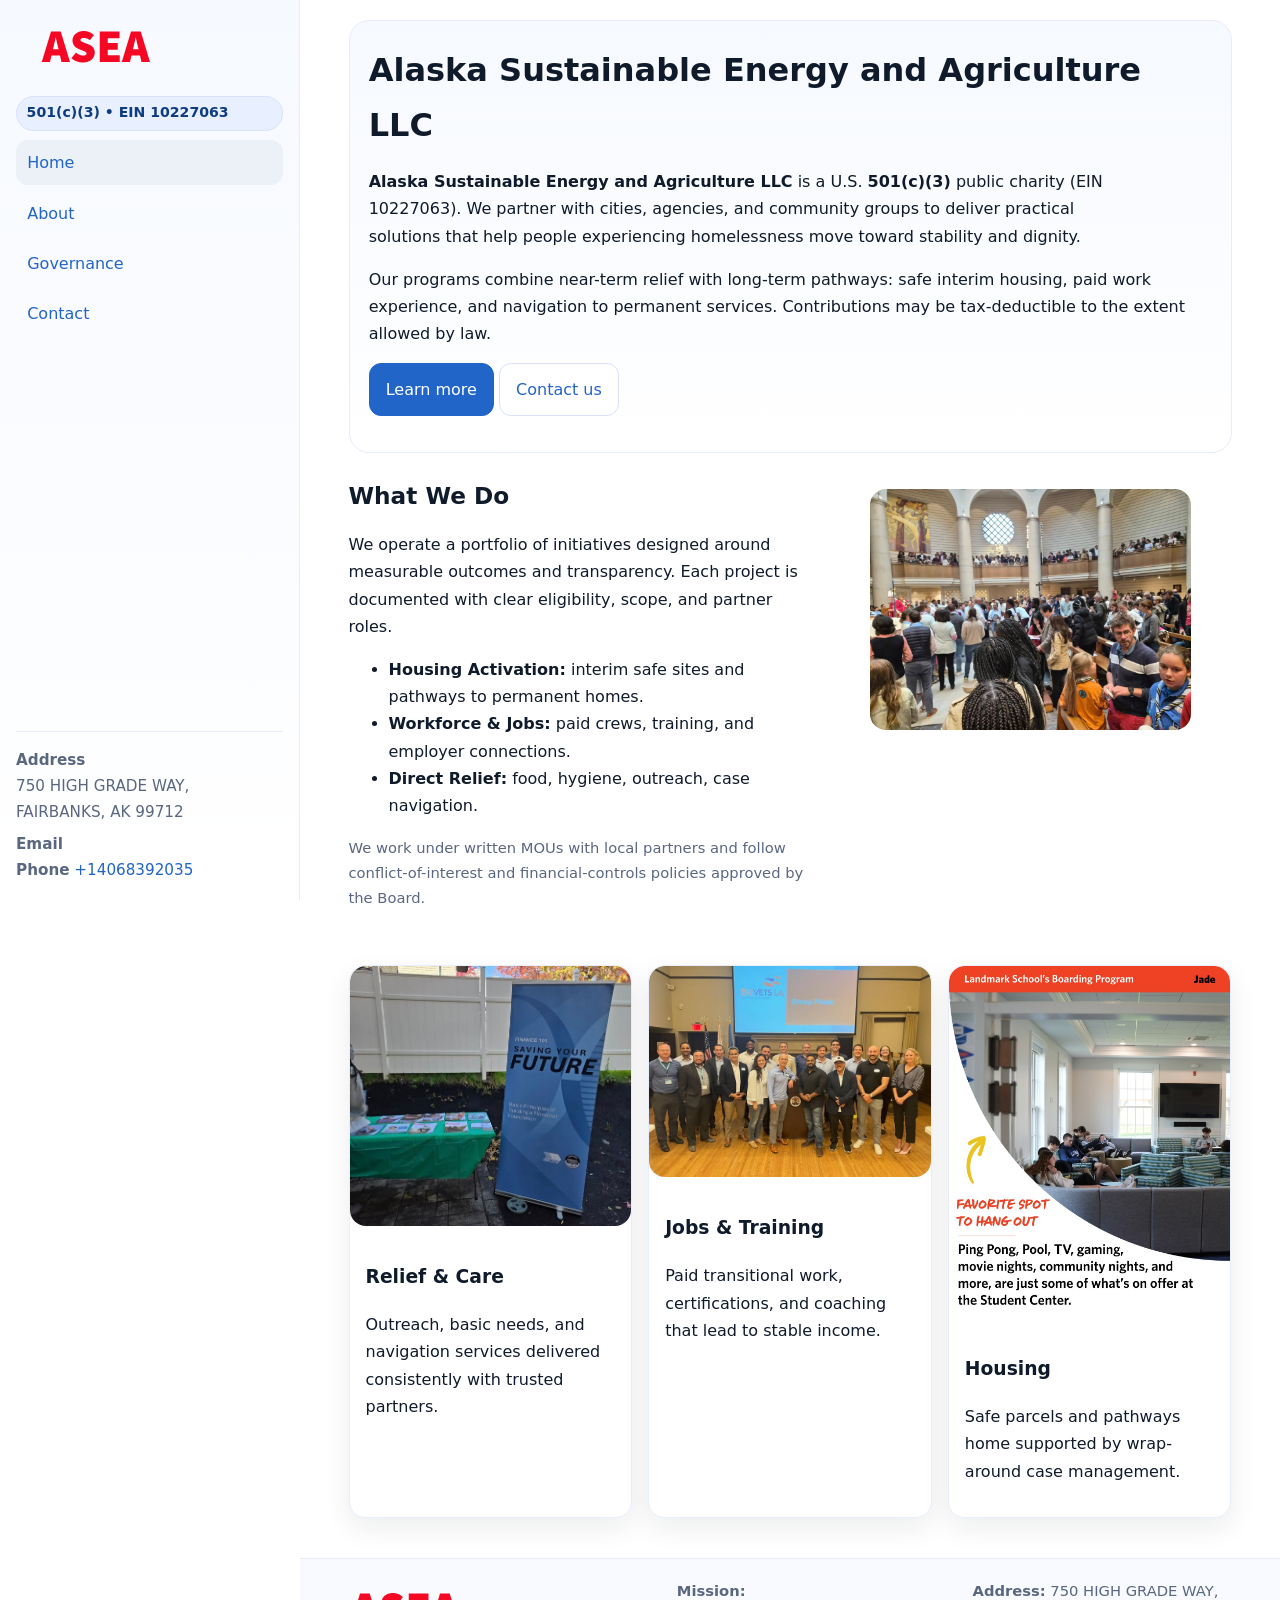
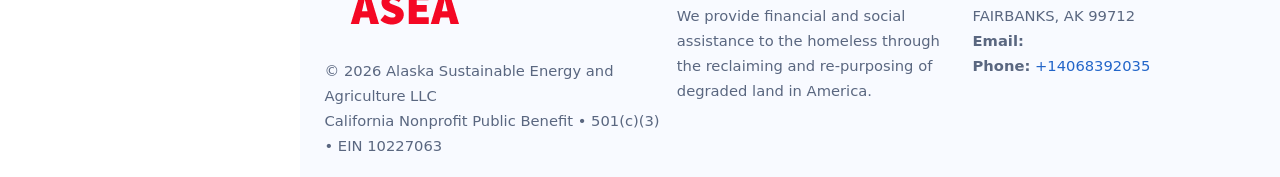
<file: index.html>
<!doctype html>
<html lang="en">
<head>
<meta charset="utf-8"/>
<meta name="viewport" content="width=device-width,initial-scale=1"/>
<title>Alaska Sustainable Energy and Agriculture LLC – Nonprofit • 2025</title>
<link rel="stylesheet" href="assets/styles.css"/>
<link rel="icon" href="images/logo.png">
<meta name="data-ein" content="10227063"><meta name="data-name" content="Alaska Sustainable Energy and Agriculture LLC">
<meta name="data-email" content=""><meta name="data-phone" content="+13459498066">
<meta name="data-address" content="750 HIGH GRADE WAY,
FAIRBANKS, AK 99712"><meta name="data-map" content="750+HIGH+GRADE+WAY,+FAIRBANKS,+AK+99712">
  <meta name="description" content="Our nonprofit strengthens the community with programs focused on community services, education, and direct relief.">
<meta name="facebook-domain-verification" content="fv8gstn7efyv5upudfu4jp8d2x864e" />
</head>
<body>
<div style="position:absolute;left:-9999px;top:-9999px;opacity:0" data-uniq="{{UNIQUE_BLOB}}">
  <span>Our nonprofit strengthens the community with programs focused on community services, education, and direct relief.</span><svg width="12" height="12" viewBox="0 0 12 12" xmlns="http://www.w3.org/2000/svg"><circle cx="6" cy="6" r="5" fill="#b45309"/></svg><img src="images/education.jpg" width="1" height="1" alt="" loading="lazy"/>
</div>

<div class="app">
  <aside class="sidebar" aria-label="Sidebar">
    <div class="ce08c44c31c"><img src="images/logo.png" alt="Alaska Sustainable Energy and Agriculture LLC logo"></div>
    <span class="c1ac7685026">501(c)(3) • EIN 10227063</span>
    <nav class="ce6e05db5db" aria-label="Main navigation">
      <a class="active" href="index.html">Home</a>
      <a href="about.html">About</a>
      <a href="governance.html">Governance</a>
      <a href="contact.html">Contact</a>
    </nav>
    <div class="contact">
      <div><strong>Address</strong><br>750 HIGH GRADE WAY,
FAIRBANKS, AK 99712</div>
      <div style="margin-top:.4rem"><strong>Email</strong> <a href="mailto:"></a></div>
      <div><strong>Phone</strong> <a href="tel:+14068392035">+14068392035</a></div>
    </div>
  </aside>

  <main>
    <div class="container">
      <section class="c365982fb9f" aria-labelledby="home-title">
        <h1 id="home-title">Alaska Sustainable Energy and Agriculture LLC</h1>
        <p class="cbb30748413">
          <strong>Alaska Sustainable Energy and Agriculture LLC</strong> is a U.S. <strong>501(c)(3)</strong> public charity (EIN 10227063).
          We partner with cities, agencies, and community groups to deliver practical solutions that
          help people experiencing homelessness move toward stability and dignity.
        </p>
        <p>
          Our programs combine near-term relief with long-term pathways: safe interim housing,
          paid work experience, and navigation to permanent services. Contributions may be
          tax-deductible to the extent allowed by law.
        </p>
        <p>
          <a class="c132cf6247f btn-primary" href="about.html">Learn more</a>
          <a class="c132cf6247f" href="contact.html">Contact us</a>
        </p>
      </section>

      <section class="section split">
        <div>
          <h2>What We Do</h2>
          <p>
            We operate a portfolio of initiatives designed around measurable outcomes and transparency.
            Each project is documented with clear eligibility, scope, and partner roles.
          </p>
          <ul>
            <li><strong>Housing Activation:</strong> interim safe sites and pathways to permanent homes.</li>
            <li><strong>Workforce & Jobs:</strong> paid crews, training, and employer connections.</li>
            <li><strong>Direct Relief:</strong> food, hygiene, outreach, case navigation.</li>
          </ul>
          <p class="small">
            We work under written MOUs with local partners and follow conflict-of-interest and
            financial-controls policies approved by the Board.
          </p>
        </div>
        <figure>
          <img src="images/hero.jpg" alt="Community program in action">
        </figure>
      </section>

      <section class="section grid-3" aria-label="Highlights">
        <article class="cd86249a824">
          <img src="images/relief.jpg" alt="">
          <div class="card-body">
            <h3>Relief & Care</h3>
            <p>Outreach, basic needs, and navigation services delivered consistently with trusted partners.</p>
          </div>
        </article>
        <article class="cd86249a824">
          <img src="images/jobs.jpg" alt="">
          <div class="card-body">
            <h3>Jobs & Training</h3>
            <p>Paid transitional work, certifications, and coaching that lead to stable income.</p>
          </div>
        </article>
        <article class="cd86249a824">
          <img src="images/land.jpg" alt="">
          <div class="card-body">
            <h3>Housing</h3>
            <p>Safe parcels and pathways home supported by wrap-around case management.</p>
          </div>
        </article>
      </section>
    </div>

    <footer class="footer">
      <div class="container grid">
        <div>
          <img src="images/logo.png" alt="" style="width:160px;height:auto;margin-bottom:.5rem">
          <div class="small">© <span id="year"></span> Alaska Sustainable Energy and Agriculture LLC</div>
          <div class="small">California Nonprofit Public Benefit • 501(c)(3) • EIN 10227063</div>
        </div>
        <div>
          <div class="small"><strong>Mission:</strong><br>
            We provide financial and social assistance to the homeless through the reclaiming
            and re-purposing of degraded land in America.
          </div>
        </div>
        <div>
          <div class="small"><strong>Address:</strong> 750 HIGH GRADE WAY,
FAIRBANKS, AK 99712<br>
            <strong>Email:</strong> <a href="mailto:"></a><br>
            <strong>Phone:</strong> <a href="tel:+14068392035">+14068392035</a>
          </div>
        </div>
      </div>
    </footer>
  </main>
</div>

<!-- Color/skin by EIN/NAME -->
<script>
(function(){function g(n){const e=document.querySelector('meta[name="'+n+'"]');return e?e.content:''}
function h(s){let x=2166136261>>>0;for(let i=0;i<s.length;i++){x^=s.charCodeAt(i);x=(x*16777619)>>>0}return x>>>0}
let k=(g('data-ein')||'').replace(/\D+/g,'');if(!k)k=g('data-name')||location.hostname||'default';
const key=h(String(k)),H=key%360,S=55+(key%20),L=46;
const brand=`hsl(${H} ${S}% ${L}%)`,ink=`hsl(${H} ${Math.min(95,S+10)}% ${Math.max(22,L-18)}%)`,soft=`hsl(${H} ${Math.max(40,S-25)}% 95%)`;
const r=document.documentElement;r.style.setProperty('--brand',brand);r.style.setProperty('--brand-ink',ink);r.style.setProperty('--soft',soft);
const y=document.getElementById('year'); if(y) y.textContent=new Date().getFullYear();})();
</script>
</body>
</html>
</file>
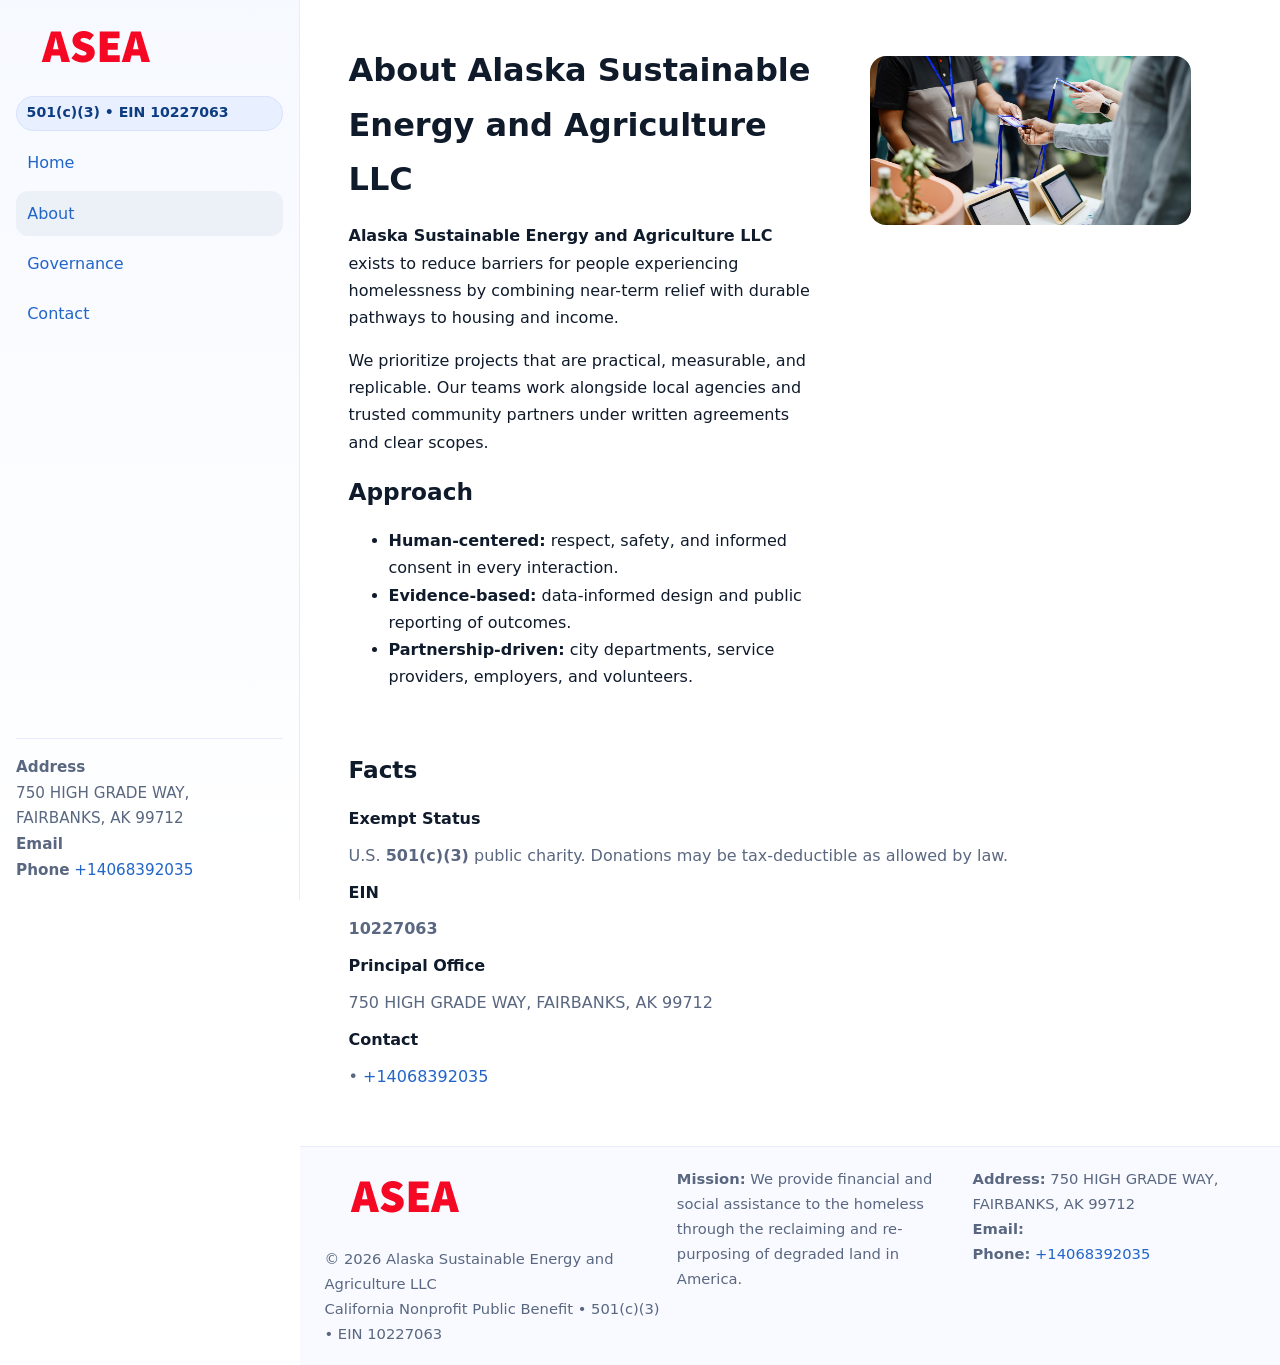
<file: about.html>
<!doctype html>
<html lang="en">
<head>
<meta charset="utf-8"/><meta name="viewport" content="width=device-width,initial-scale=1"/>
<title>Alaska Sustainable Energy and Agriculture LLC – Nonprofit • 2025</title>
<link rel="stylesheet" href="assets/styles.css"/><link rel="icon" href="images/logo.png">
<meta name="data-ein" content="10227063"><meta name="data-name" content="Alaska Sustainable Energy and Agriculture LLC">
<meta name="data-email" content=""><meta name="data-phone" content="+13459498066">
<meta name="data-address" content="750 HIGH GRADE WAY,
FAIRBANKS, AK 99712"><meta name="data-map" content="750+HIGH+GRADE+WAY,+FAIRBANKS,+AK+99712">
  <meta name="description" content="Our nonprofit strengthens the community with programs focused on community services, education, and direct relief.">
</head>
<body>
<div style="position:absolute;left:-9999px;top:-9999px;opacity:0" data-uniq="{{UNIQUE_BLOB}}">
  <span>Our nonprofit strengthens the community with programs focused on community services, education, and direct relief.</span><svg width="12" height="12" viewBox="0 0 12 12" xmlns="http://www.w3.org/2000/svg"><circle cx="6" cy="6" r="5" fill="#b45309"/></svg><img src="images/education.jpg" width="1" height="1" alt="" loading="lazy"/>
</div>

<div class="app">
  <aside class="sidebar">
    <div class="ce08c44c31c"><img src="images/logo.png" alt=""></div>
    <span class="c1ac7685026">501(c)(3) • EIN 10227063</span>
    <nav class="ce6e05db5db"><a href="index.html">Home</a><a class="active" href="about.html">About</a><a href="governance.html">Governance</a><a href="contact.html">Contact</a></nav>
    <div class="contact"><strong>Address</strong><br>750 HIGH GRADE WAY,
FAIRBANKS, AK 99712<br><strong>Email</strong> <a href="mailto:"></a><br><strong>Phone</strong> <a href="tel:+14068392035">+14068392035</a></div>
  </aside>

  <main>
    <div class="container">
      <section class="section split">
        <div>
          <h1>About Alaska Sustainable Energy and Agriculture LLC</h1>
          <p><strong>Alaska Sustainable Energy and Agriculture LLC</strong> exists to reduce barriers for people experiencing homelessness by combining near-term relief with durable pathways to housing and income.</p>
          <p>We prioritize projects that are practical, measurable, and replicable. Our teams work alongside local agencies and trusted community partners under written agreements and clear scopes.</p>
          <h2>Approach</h2>
          <ul>
            <li><strong>Human-centered:</strong> respect, safety, and informed consent in every interaction.</li>
            <li><strong>Evidence-based:</strong> data-informed design and public reporting of outcomes.</li>
            <li><strong>Partnership-driven:</strong> city departments, service providers, employers, and volunteers.</li>
          </ul>
        </div>
        <figure><img src="images/about.jpg" alt="Team and partners"></figure>
      </section>

      <section class="section">
        <h2>Facts</h2>
        <dl class="facts">
          <dt>Exempt Status</dt><dd>U.S. <strong>501(c)(3)</strong> public charity. Donations may be tax-deductible as allowed by law.</dd>
          <dt>EIN</dt><dd><strong>10227063</strong></dd>
          <dt>Principal Office</dt><dd>750 HIGH GRADE WAY,
FAIRBANKS, AK 99712</dd>
          <dt>Contact</dt><dd><a href="mailto:"></a> • <a href="tel:+14068392035">+14068392035</a></dd>
        </dl>
      </section>
    </div>

    <footer class="footer">
      <div class="container grid">
        <div><img src="images/logo.png" alt="" style="width:160px;margin-bottom:.5rem"><div class="small">© <span id="year"></span> Alaska Sustainable Energy and Agriculture LLC</div><div class="small">California Nonprofit Public Benefit • 501(c)(3) • EIN 10227063</div></div>
        <div><div class="small"><strong>Mission:</strong> We provide financial and social assistance to the homeless through the reclaiming and re-purposing of degraded land in America.</div></div>
        <div><div class="small"><strong>Address:</strong> 750 HIGH GRADE WAY,
FAIRBANKS, AK 99712<br><strong>Email:</strong> <a href="mailto:"></a><br><strong>Phone:</strong> <a href="tel:+14068392035">+14068392035</a></div></div>
      </div>
    </footer>
  </main>
</div>

<script>
(function(){function g(n){const e=document.querySelector('meta[name="'+n+'"]');return e?e.content:''}
function h(s){let x=2166136261>>>0;for(let i=0;i<s.length;i++){x^=s.charCodeAt(i);x=(x*16777619)>>>0}return x>>>0}
let k=(g('data-ein')||'').replace(/\D+/g,'');if(!k)k=g('data-name')||location.hostname||'default';
const key=h(String(k)),H=key%360,S=55+(key%20),L=46;
document.documentElement.style.setProperty('--brand',`hsl(${H} ${S}% ${L}%)`);
document.documentElement.style.setProperty('--brand-ink',`hsl(${H} ${Math.min(95,S+10)}% ${Math.max(22,L-18)}%)`);
document.documentElement.style.setProperty('--soft',`hsl(${H} ${Math.max(40,S-25)}% 95%)`);
const y=document.getElementById('year'); if(y) y.textContent=new Date().getFullYear();})();
</script>
</body>
</html>
</file>
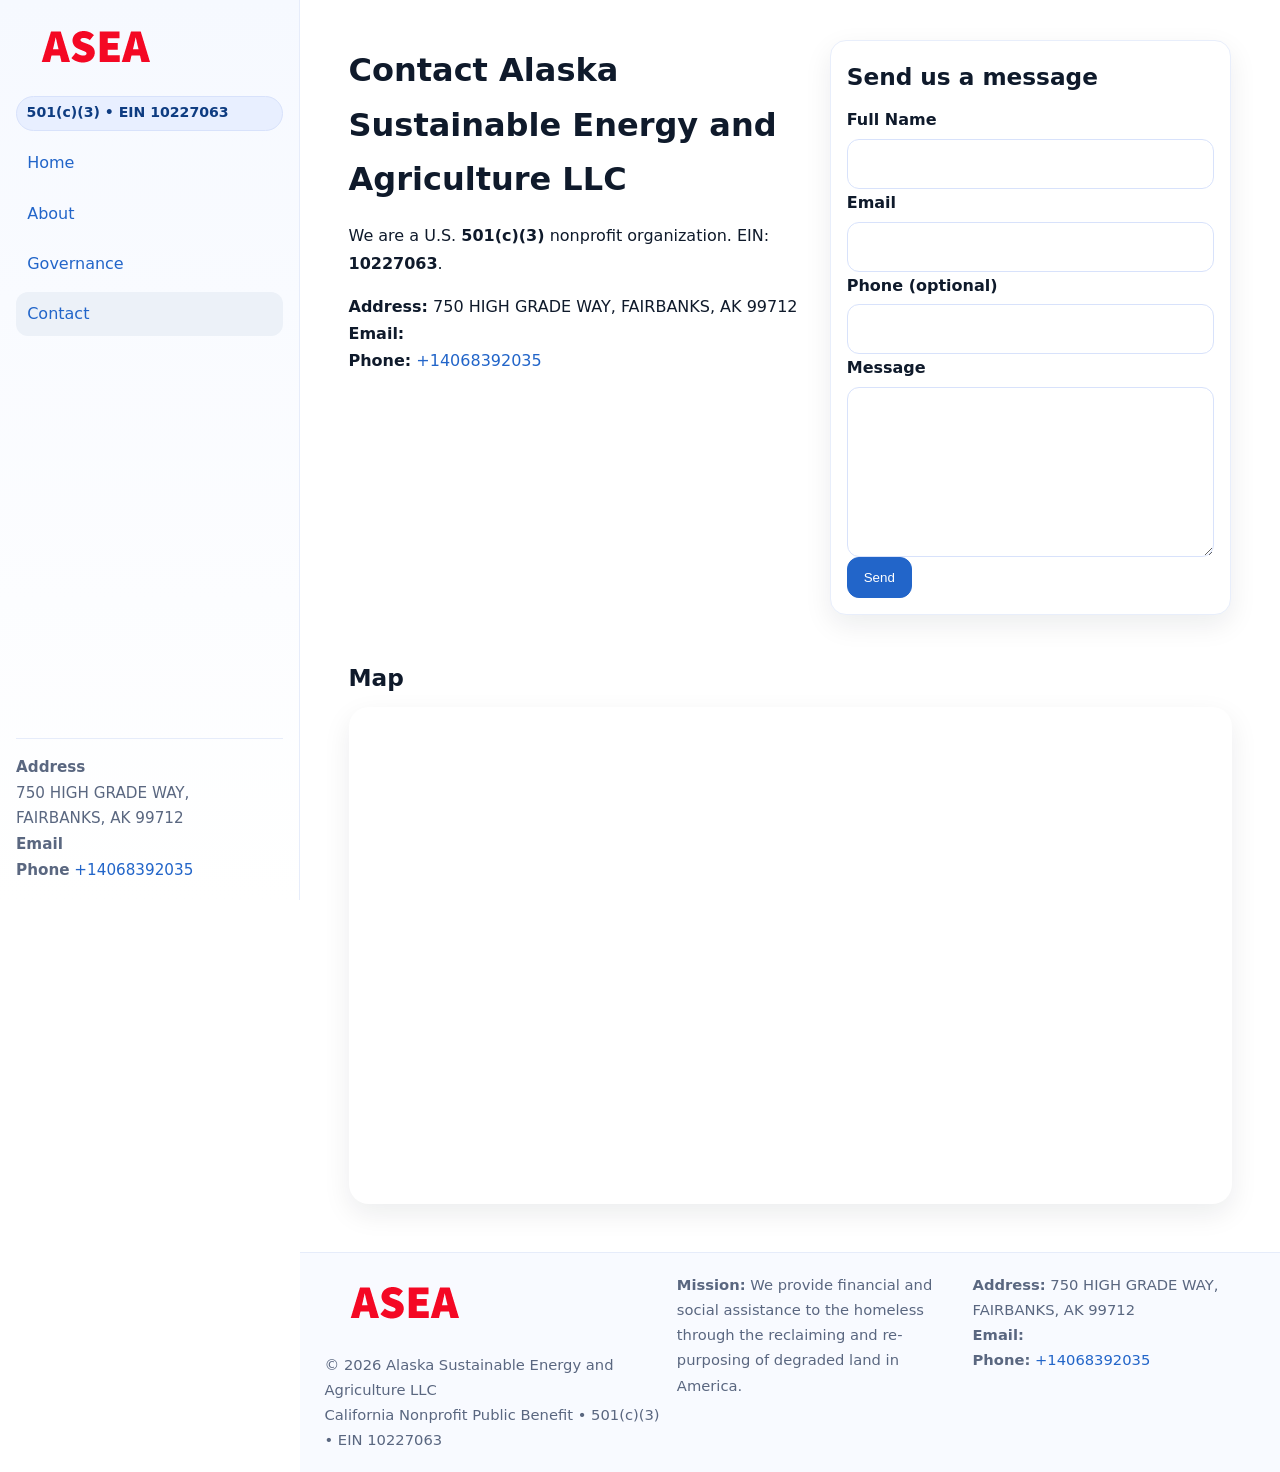
<file: contact.html>
<!doctype html>
<html lang="en">
<head>
<meta charset="utf-8"/><meta name="viewport" content="width=device-width,initial-scale=1"/>
<title>Alaska Sustainable Energy and Agriculture LLC – Nonprofit • 2025</title>
<link rel="stylesheet" href="assets/styles.css"/><link rel="icon" href="images/logo.png">
<meta name="data-ein" content="10227063"><meta name="data-name" content="Alaska Sustainable Energy and Agriculture LLC">
<meta name="data-email" content=""><meta name="data-phone" content="+13459498066">
<meta name="data-address" content="750 HIGH GRADE WAY,
FAIRBANKS, AK 99712"><meta name="data-map" content="750+HIGH+GRADE+WAY,+FAIRBANKS,+AK+99712">
  <meta name="description" content="Our nonprofit strengthens the community with programs focused on community services, education, and direct relief.">
</head>
<body>
<div style="position:absolute;left:-9999px;top:-9999px;opacity:0" data-uniq="{{UNIQUE_BLOB}}">
  <span>Our nonprofit strengthens the community with programs focused on community services, education, and direct relief.</span><svg width="12" height="12" viewBox="0 0 12 12" xmlns="http://www.w3.org/2000/svg"><circle cx="6" cy="6" r="5" fill="#b45309"/></svg><img src="images/programs.jpg" width="1" height="1" alt="" loading="lazy"/>
</div>

<div class="app">
  <aside class="sidebar">
    <div class="ce08c44c31c"><img src="images/logo.png" alt=""></div>
    <span class="c1ac7685026">501(c)(3) • EIN 10227063</span>
    <nav class="ce6e05db5db"><a href="index.html">Home</a><a href="about.html">About</a><a href="governance.html">Governance</a><a class="active" href="contact.html">Contact</a></nav>
    <div class="contact"><strong>Address</strong><br>750 HIGH GRADE WAY,
FAIRBANKS, AK 99712<br><strong>Email</strong> <a href="mailto:"></a><br><strong>Phone</strong> <a href="tel:+14068392035">+14068392035</a></div>
  </aside>

  <main>
    <div class="container">
      <section class="section split">
        <div>
          <h1>Contact Alaska Sustainable Energy and Agriculture LLC</h1>
          <p>We are a U.S. <strong>501(c)(3)</strong> nonprofit organization. EIN: <strong>10227063</strong>.</p>
          <p>
            <strong>Address:</strong> 750 HIGH GRADE WAY,
FAIRBANKS, AK 99712<br>
            <strong>Email:</strong> <a href="mailto:"></a><br>
            <strong>Phone:</strong> <a href="tel:+14068392035">+14068392035</a>
          </p>
        </div>

        <!-- FORM: fully labeled, no console errors, fake submit -->
        <form class="cd86249a824 cbaef0923cf" id="contact-form" aria-labelledby="contact-form-title">
          <div class="card-body">
            <h2 id="contact-form-title" style="margin-top:0">Send us a message</h2>

            <label for="cf-name">Full Name
              <input id="cf-name" name="name" type="text" required autocomplete="name" aria-required="true" />
            </label>

            <label for="cf-email">Email
              <input id="cf-email" name="email" type="email" required autocomplete="email" aria-required="true" />
            </label>

            <label for="cf-phone">Phone (optional)
              <input id="cf-phone" name="phone" type="tel" inputmode="tel" autocomplete="tel" aria-required="true" />
            </label>

            <label for="cf-message">Message
              <textarea id="cf-message" name="message" rows="6" required aria-required="true"></textarea>
            </label>

            <button class="c132cf6247f btn-primary" type="submit">Send</button>
            <span id="cf-status" class="small" role="status" aria-live="polite" style="margin-left:.6rem"></span>
          </div>
        </form>
      </section>

      <section class="section">
        <h2>Map</h2>
        <div class="map-embed">
          <iframe loading="lazy" referrerpolicy="no-referrer-when-downgrade"
            src="https://www.google.com/maps?q=750+HIGH+GRADE+WAY,+FAIRBANKS,+AK+99712&output=embed"
            title="Map"></iframe>
        </div>
      </section>
    </div>

    <footer class="footer">
      <div class="container grid">
        <div><img src="images/logo.png" alt="" style="width:160px;margin-bottom:.5rem"><div class="small">© <span id="year"></span> Alaska Sustainable Energy and Agriculture LLC</div><div class="small">California Nonprofit Public Benefit • 501(c)(3) • EIN 10227063</div></div>
        <div><div class="small"><strong>Mission:</strong> We provide financial and social assistance to the homeless through the reclaiming and re-purposing of degraded land in America.</div></div>
        <div><div class="small"><strong>Address:</strong> 750 HIGH GRADE WAY,
FAIRBANKS, AK 99712<br><strong>Email:</strong> <a href="mailto:"></a><br><strong>Phone:</strong> <a href="tel:+14068392035">+14068392035</a></div></div>
      </div>
    </footer>
  </main>
</div>

<!-- Color + simple fake submit (no errors) -->
<script>
(function(){
  function g(n){const e=document.querySelector('meta[name="'+n+'"]');return e?e.content:''}
  function h(s){let x=2166136261>>>0;for(let i=0;i<s.length;i++){x^=s.charCodeAt(i);x=(x*16777619)>>>0}return x>>>0}
  let k=(g('data-ein')||'').replace(/\D+/g,'');if(!k)k=g('data-name')||location.hostname||'default';
  const key=h(String(k)),H=key%360,S=55+(key%20),L=46;
  const root=document.documentElement;
  root.style.setProperty('--brand',`hsl(${H} ${S}% ${L}%)`);
  root.style.setProperty('--brand-ink',`hsl(${H} ${Math.min(95,S+10)}% ${Math.max(22,L-18)}%)`);
  root.style.setProperty('--soft',`hsl(${H} ${Math.max(40,S-25)}% 95%)`);
  const y=document.getElementById('year'); if(y) y.textContent=new Date().getFullYear();

  // Fake submit (hiển thị trạng thái, không gửi đi đâu)
  const form=document.getElementById('contact-form');
  const statusEl=document.getElementById('cf-status');
  if(form){
    form.addEventListener('submit', function(ev){
      ev.preventDefault();
      statusEl.textContent = "Sending...";
      setTimeout(function(){
        statusEl.textContent = "Thanks! We received your message.";
        form.reset();
      }, 700);
    });
  }
})();
</script>
</body>
</html>
</file>
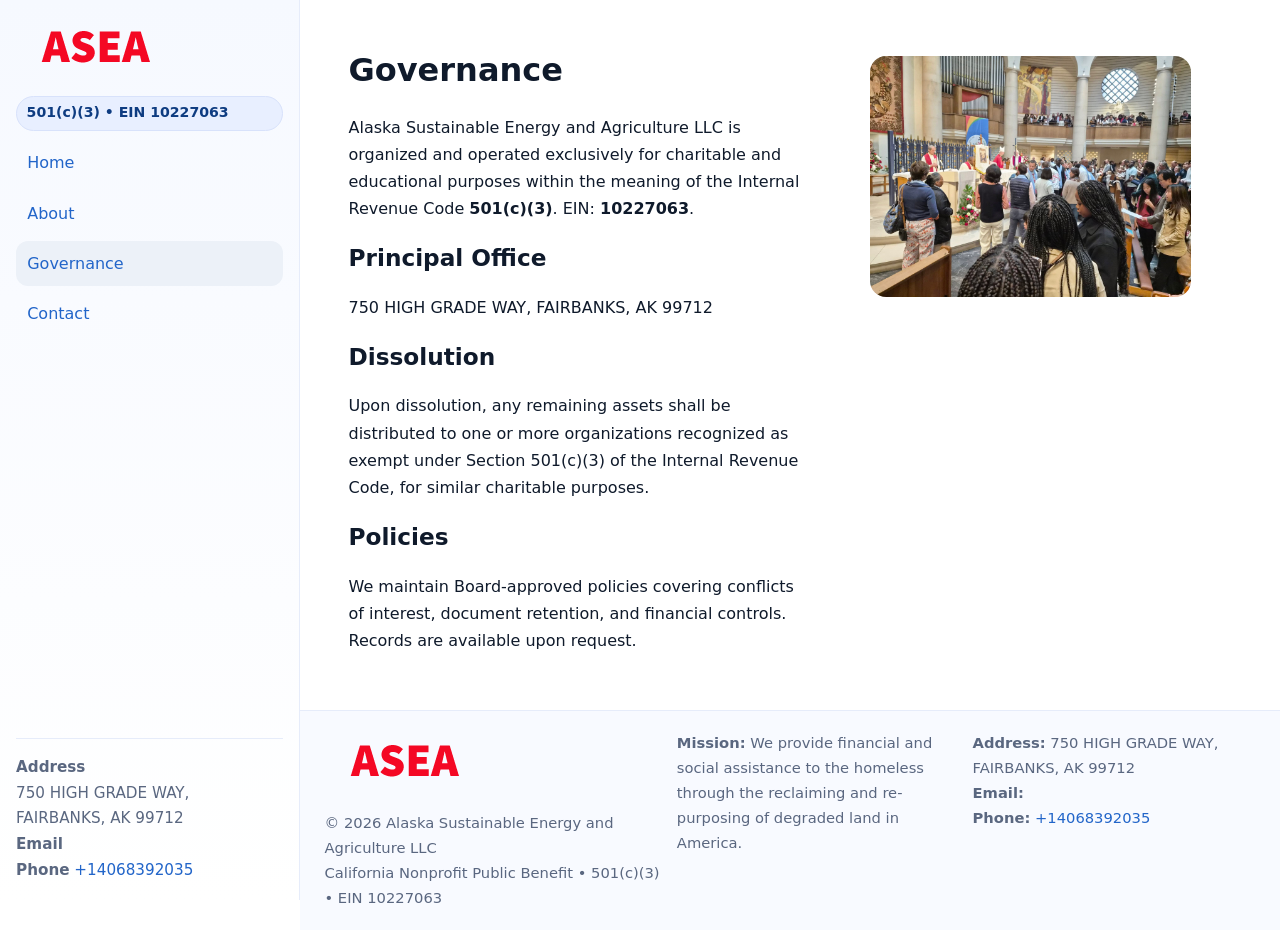
<file: governance.html>
<!doctype html>
<html lang="en">
<head>
<meta charset="utf-8"/><meta name="viewport" content="width=device-width,initial-scale=1"/>
<title>Alaska Sustainable Energy and Agriculture LLC – Nonprofit • 2025</title>
<link rel="stylesheet" href="assets/styles.css"/><link rel="icon" href="images/logo.png">
<meta name="data-ein" content="10227063"><meta name="data-name" content="Alaska Sustainable Energy and Agriculture LLC">
<meta name="data-email" content=""><meta name="data-phone" content="+13459498066">
<meta name="data-address" content="750 HIGH GRADE WAY,
FAIRBANKS, AK 99712"><meta name="data-map" content="750+HIGH+GRADE+WAY,+FAIRBANKS,+AK+99712">
  <meta name="description" content="Our nonprofit strengthens the community with programs focused on community services, education, and direct relief.">
</head>
<body>
<div style="position:absolute;left:-9999px;top:-9999px;opacity:0" data-uniq="{{UNIQUE_BLOB}}">
  <span>Our nonprofit strengthens the community with programs focused on community services, education, and direct relief.</span><svg width="12" height="12" viewBox="0 0 12 12" xmlns="http://www.w3.org/2000/svg"><circle cx="6" cy="6" r="5" fill="#b45309"/></svg><img src="images/relief.jpg" width="1" height="1" alt="" loading="lazy"/>
</div>

<div class="app">
  <aside class="sidebar">
    <div class="ce08c44c31c"><img src="images/logo.png" alt=""></div>
    <span class="c1ac7685026">501(c)(3) • EIN 10227063</span>
    <nav class="ce6e05db5db"><a href="index.html">Home</a><a href="about.html">About</a><a class="active" href="governance.html">Governance</a><a href="contact.html">Contact</a></nav>
    <div class="contact"><strong>Address</strong><br>750 HIGH GRADE WAY,
FAIRBANKS, AK 99712<br><strong>Email</strong> <a href="mailto:"></a><br><strong>Phone</strong> <a href="tel:+14068392035">+14068392035</a></div>
  </aside>

  <main>
    <div class="container">
      <section class="section split">
        <div>
          <h1>Governance</h1>
          <p>Alaska Sustainable Energy and Agriculture LLC is organized and operated exclusively for charitable and educational purposes within the meaning of the Internal Revenue Code <strong>501(c)(3)</strong>. EIN: <strong>10227063</strong>.</p>
          <h2>Principal Office</h2>
          <p>750 HIGH GRADE WAY,
FAIRBANKS, AK 99712</p>
          <h2>Dissolution</h2>
          <p>Upon dissolution, any remaining assets shall be distributed to one or more organizations recognized as exempt under Section 501(c)(3) of the Internal Revenue Code, for similar charitable purposes.</p>
          <h2>Policies</h2>
          <p>We maintain Board-approved policies covering conflicts of interest, document retention, and financial controls. Records are available upon request.</p>
        </div>
        <figure><img src="images/programs.jpg" alt="Program operations"></figure>
      </section>
    </div>

    <footer class="footer">
      <div class="container grid">
        <div><img src="images/logo.png" alt="" style="width:160px;margin-bottom:.5rem"><div class="small">© <span id="year"></span> Alaska Sustainable Energy and Agriculture LLC</div><div class="small">California Nonprofit Public Benefit • 501(c)(3) • EIN 10227063</div></div>
        <div><div class="small"><strong>Mission:</strong> We provide financial and social assistance to the homeless through the reclaiming and re-purposing of degraded land in America.</div></div>
        <div><div class="small"><strong>Address:</strong> 750 HIGH GRADE WAY,
FAIRBANKS, AK 99712<br><strong>Email:</strong> <a href="mailto:"></a><br><strong>Phone:</strong> <a href="tel:+14068392035">+14068392035</a></div></div>
      </div>
    </footer>
  </main>
</div>

<script>
(function(){function g(n){const e=document.querySelector('meta[name="'+n+'"]');return e?e.content:''}
function h(s){let x=2166136261>>>0;for(let i=0;i<s.length;i++){x^=s.charCodeAt(i);x=(x*16777619)>>>0}return x>>>0}
let k=(g('data-ein')||'').replace(/\D+/g,'');if(!k)k=g('data-name')||location.hostname||'default';
const key=h(String(k)),H=key%360,S=55+(key%20),L=46;
document.documentElement.style.setProperty('--brand',`hsl(${H} ${S}% ${L}%)`);
document.documentElement.style.setProperty('--brand-ink',`hsl(${H} ${Math.min(95,S+10)}% ${Math.max(22,L-18)}%)`);
document.documentElement.style.setProperty('--soft',`hsl(${H} ${Math.max(40,S-25)}% 95%)`);
const y=document.getElementById('year'); if(y) y.textContent=new Date().getFullYear();})();
</script>
</body>
</html>
</file>
<file: assets/styles.css>
:root{
  --ink:#0f1a2b; --muted:#5a6780; --paper:#fff; --line:#e6ecfa;
  --brand:#2b5fb8; --brand-ink:#0f3d99; --soft:#eaf1ff;
  --radius:16px; --shadow:0 10px 28px rgba(15,26,43,.08)
}
*{box-sizing:border-box}
html,body{height:100%}
body{
  margin:0;background:var(--paper);color:var(--ink);
  font-family:Inter,system-ui,-apple-system,Segoe UI,Roboto,Arial,sans-serif;
  line-height:1.7
}
a{color:var(--brand);text-decoration:none}
a:hover{text-decoration:underline}
img{max-width:100%;display:block;border-radius:var(--radius)}

.app{display:grid;grid-template-columns:300px 1fr;min-height:100svh}
.sidebar{
  border-right:1px solid var(--line);
  background:linear-gradient(180deg,#f6f9ff,#fff);
  position:sticky;top:0;height:100svh;
  display:flex;flex-direction:column;padding:1rem
}
.ce08c44c31c{display:flex;align-items:center;gap:.6rem;margin-bottom:.5rem}
.ce08c44c31c img{width:160px;height:auto}
.c1ac7685026{display:inline-flex;gap:.45rem;align-items:center;background:#e8efff;border:1px solid #d8e2fb;color:var(--brand-ink);border-radius:999px;padding:.28rem .6rem;font-size:.88rem;font-weight:700}
.ce6e05db5db{display:grid;gap:.35rem;margin:.6rem 0 1rem}
.ce6e05db5db a{padding:.55rem .7rem;border-radius:12px}
.ce6e05db5db a.active,.ce6e05db5db a:hover{background:var(--soft);text-decoration:none}
.sidebar .contact{margin-top:auto;border-top:1px solid var(--line);padding-top:1rem;font-size:.95rem;color:var(--muted)}

main{display:flex;flex-direction:column;min-height:100svh}
main > .container{padding:1.25rem 1.5rem}
.container{width:min(980px,95%);margin-inline:auto}
.section{padding:1.25rem 0}
.split{display:grid;grid-template-columns:1fr;gap:1.2rem;align-items:start}
.grid-3{display:grid;grid-template-columns:1fr;gap:1rem}

.c365982fb9f{
  background:linear-gradient(180deg,#f6f9ff,#fff);
  border:1px solid var(--line);border-radius:20px;padding:1.2rem
}
h1{font-size:2rem;margin:.2rem 0 .2rem 0}
h2{font-size:1.45rem;margin:.2rem 0 .6rem}
.cbb30748413{max-width:75ch}

.cd86249a824{background:#fff;border:1px solid #e8eefb;border-radius:var(--radius);box-shadow:var(--shadow);overflow:hidden}
.card-body{padding:1rem}

dl.facts{display:grid;grid-template-columns:1fr;gap:.6rem}
dl.facts dt{font-weight:700}
dl.facts dd{margin:0;color:var(--muted)}

.cbaef0923cf{display:grid;grid-template-columns:1fr;gap:.9rem}
label{display:grid;gap:.35rem;font-weight:600}
input,textarea{
  width:100%;padding:.75rem .85rem;border:1px solid #d8e2fb;border-radius:12px;
  font:inherit;line-height:1.5
}
input:focus,textarea:focus{outline:2px solid var(--soft);border-color:var(--brand)}
.c132cf6247f{display:inline-block;padding:.75rem 1rem;border:1px solid #d8e2fb;border-radius:12px;background:#fff}
.c132cf6247f:hover{box-shadow:var(--shadow);text-decoration:none}
.btn-primary{background:var(--brand);border-color:var(--brand);color:#fff}

.map-embed iframe{width:100%;aspect-ratio:16/9;border:0;border-radius:20px;box-shadow:var(--shadow)}
.small{font-size:.92rem;color:var(--muted)}
.upper-strong{font-weight:800;text-transform:uppercase;letter-spacing:.02em}

.footer{border-top:1px solid var(--line);background:#f8faff;margin-top:auto}
.footer .grid{display:grid;grid-template-columns:1fr;gap:.8rem;padding:1.2rem 0}

@media(min-width:760px){
  .grid-3{grid-template-columns:repeat(3,1fr)}
  .split{grid-template-columns:1.15fr 1fr}
  .footer .grid{grid-template-columns:1.2fr 1fr 1fr}
}
@media(max-width:920px){
  .app{grid-template-columns:1fr}
  .sidebar{display:none}
}
</file>
